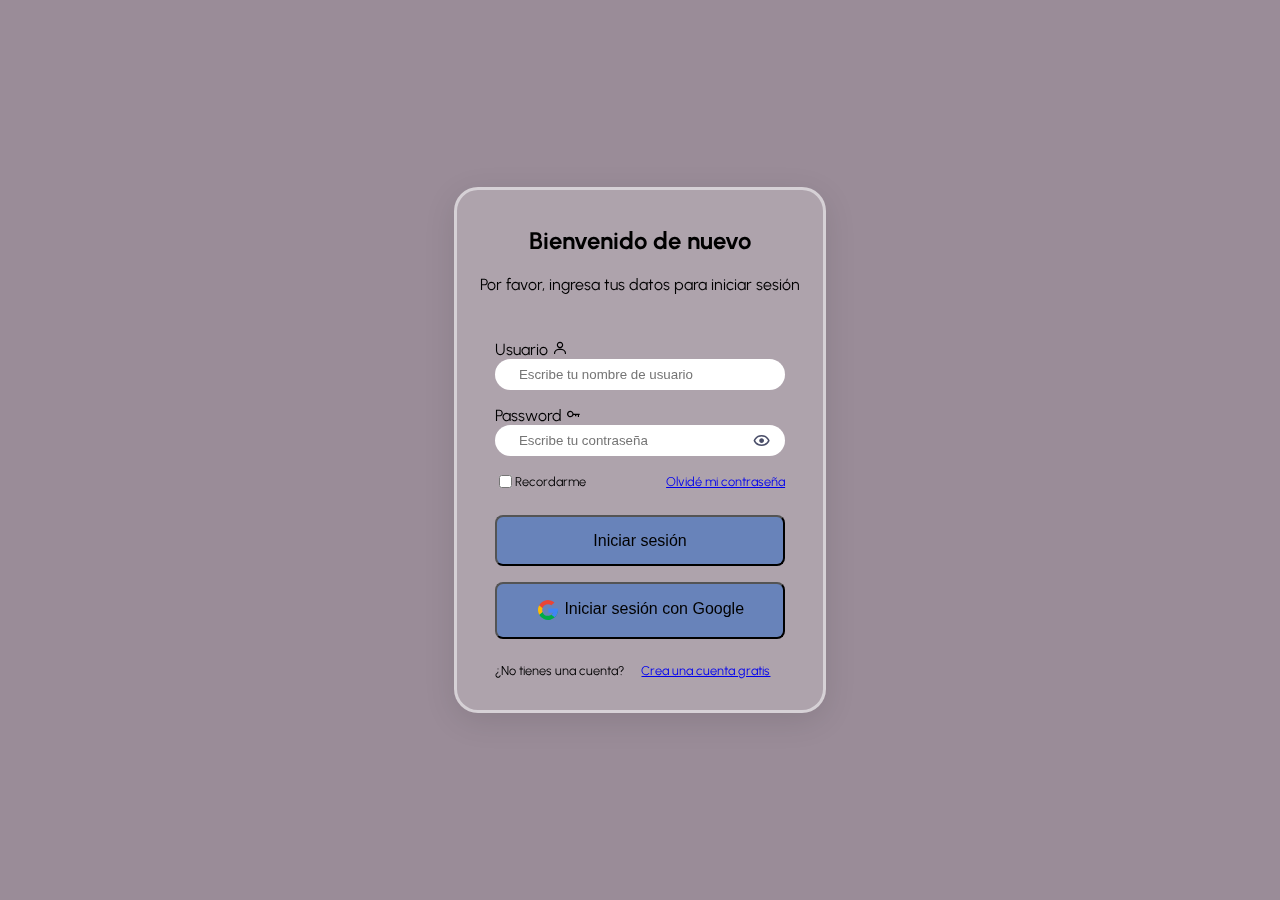
<file: pages/login.html>
<!DOCTYPE html>
<html lang="es">

<head>
  <meta charset="UTF-8">
  <meta name="viewport" content="width=device-width, initial-scale=1.0">
  <title>Log In - Neura-ku</title>
  <link rel="stylesheet" href="../css/base.css">
  <link rel="stylesheet" href="../css/login.css">
  <link href='https://unpkg.com/boxicons@2.1.4/css/boxicons.min.css' rel='stylesheet'>
</head>

<body>
  <main class="main">
    <form class="form">
      <div class="form__header">
        <h2 class="form__title">Bienvenido de nuevo</h2>
        <p class="form__description">Por favor, ingresa tus datos para iniciar sesión</p>
      </div>

      <div class="form__body">

        <div class="form__field">
          <label class="form__label" for="email">Usuario</label>
          <i class='bx bx-user'></i>
          <input class="form__input" type="text" id="username" name="username"
            placeholder="Escribe tu nombre de usuario" pattern="^[a-zA-Z0-9]+$" required>
        </div>

        <div class="form__field">
          <label class="form__label" for="password">Password</label>
          <i class='bx bx-key'></i>
          <input class="form__input form__input--password" type="password" id="password" name="password"
            placeholder="Escribe tu contraseña" required>
          <i class='form__eye form__eye--show bx bx-show'></i>
        </div>

        <div class="form__check">
          <div class="form__group">
            <input class="form__checkbox" type="checkbox" id="remember" name="remember">
            <label class="form__label form__label--checkbox" for="remember">Recordarme</label>
          </div>

          <a href="#">Olvidé mi contraseña</a>
        </div>

        <div class="submit">
          <div class="submit__container">
            <button class="submit__button" type="submit">Iniciar sesión</button>
            <button class="submit__button" type="submit">
              <img src="./../assets/images/google.svg" class="submit__icons" alt="Google icon" aria-label="Google icon">
              Iniciar sesión con Google
            </button>
          </div>
        </div>

        <section class="form__account">
          <span>¿No tienes una cuenta?</span>
          <a href="#">Crea una cuenta gratis</a>
        </section>
      </div>
    </form>
  </main>

  <script defer src="./../js/login.js"></script>
</body>

</html>
</file>
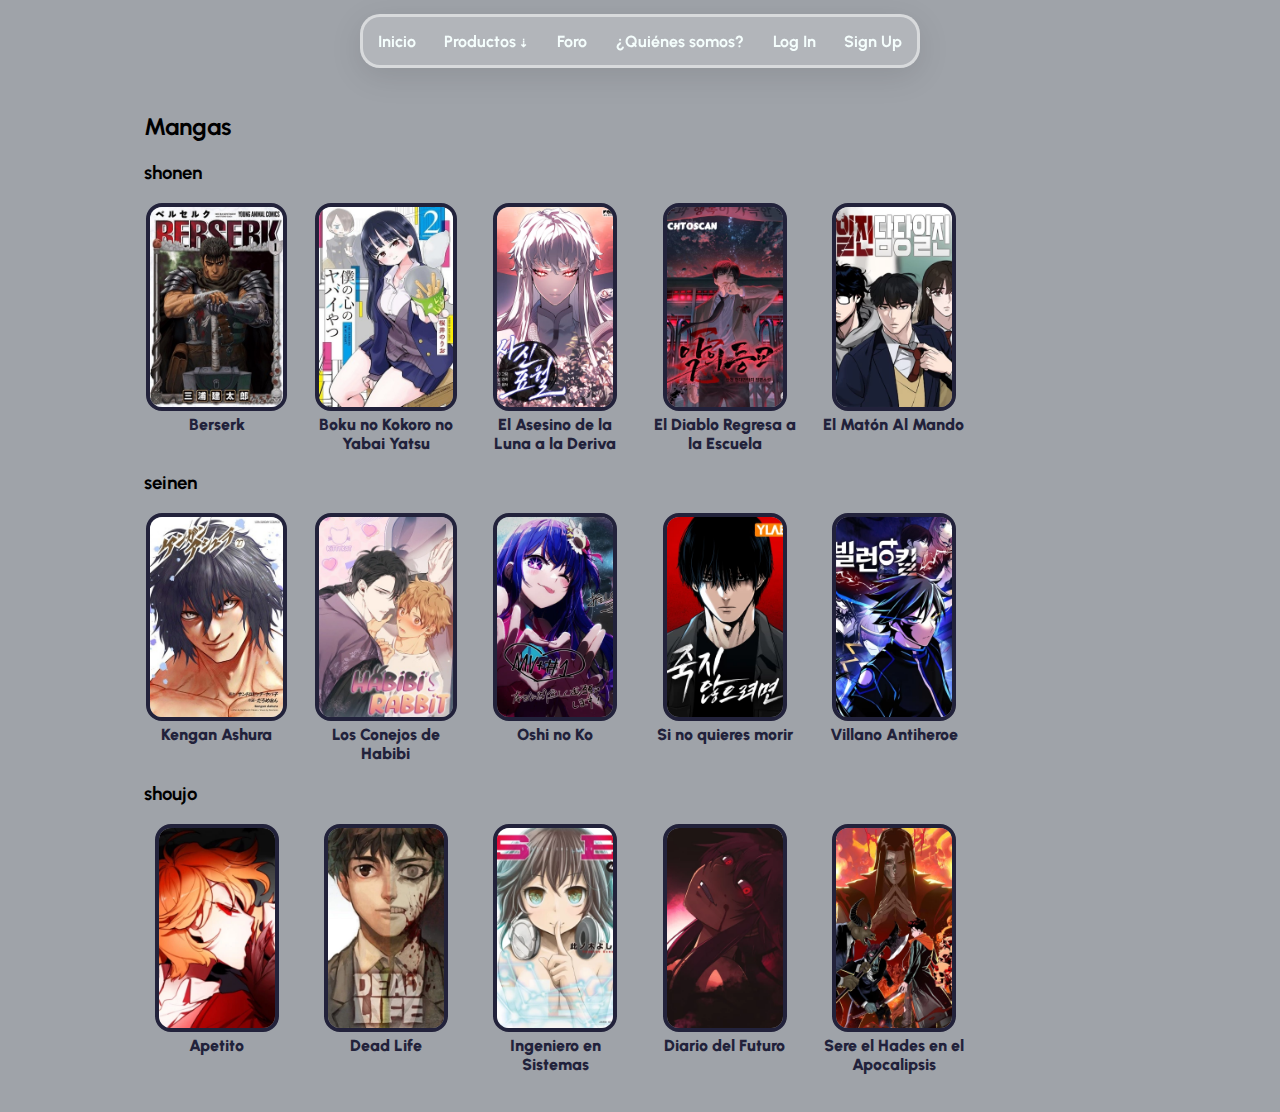
<file: pages/products.html>
<!DOCTYPE html>
<html lang="es">

<head>
  <meta charset="UTF-8">
  <meta name="viewport" content="width=device-width, initial-scale=1.0">
  <title>Products</title>
  <link rel="stylesheet" href="./../css/products.css">
  <link href='https://unpkg.com/boxicons@2.1.4/css/boxicons.min.css' rel='stylesheet'>
</head>

<body>
  <main class="main">
    <nav class="nav">
      <div class="nav__toggle">
        <!-- Icono de menú -->
        <i class="bx bx-menu nav__open"></i>
      </div>

      <ul class="nav__list">
        <li class="nav__item">
          <a href="./index.html" class="nav__link">Inicio</a>
        </li>

        <li class="nav__item nav__item--has-dropdown">
          <a href="./products.html" class="nav__link nav__link--drop">Productos</a>

          <ul class="nav__dropdown">
            <li class="nav__dropdown-item">
              <a href="#" class="nav__dropdown-link">Mangas</a>
            </li>

            <li class="nav__dropdown-item">
              <a href="#" class="nav__dropdown-link">Novelas ligeras</a>
            </li>

            <li class="nav__dropdown-item">
              <a href="#" class="nav__dropdown-link">Estrenos</a>
            </li>

            <li class="nav__dropdown-item">
              <a href="#" class="nav__dropdown-link">Popularidad</a>
            </li>

          </ul>

        </li>

        <li class="nav__item">
          <a href="./forum.html" class="nav__link">Foro</a>
        </li>

        <li class="nav__item">
          <a href="./contact.html" class="nav__link">¿Quiénes somos?</a>
        </li>

        <li class="nav__item nav__item--login">
          <a href="./login.html" class="nav__link">Log In</a>
        </li>

        <li class="nav__item">
          <a href="./signup.html" class="nav__link">Sign Up</a>
        </li>
      </ul>
    </nav>

    <section class="manga">

      <h2 class="manga__title">Mangas</h2>

      <h3 class="manga__subtitle">shonen</h3>
      <div class="manga__shonen">
        <div class="manga__item">
          <img src="./../assets/images/mangas/berserk.jpg" alt="berserk" class="manga__image">
          <a href="https://mangalector.com/manga/berserkapetito/" class="manga__link" target="_blank">
            <span class="manga__name">Berserk</span>
          </a>
        </div>

        <div class="manga__item">
          <img src="./../assets/images/mangas/boku-no-kokoro-no-yabai-yatsu.jpg" alt="boku-no-kokoro-no-yabai-yatsu"
            class="manga__image">
          <a href="https://mangalector.com/manga/boku-no-kokoro-no-yabai-yatsu/" class="manga__link" target="_blank">
            <span class="manga__name">Boku no Kokoro no Yabai Yatsu</span>
          </a>
        </div>

        <div class="manga__item">
          <img src="./../assets/images/mangas/el-asesino-de-la-luna-a-la-deriva.webp"
            alt="el-asesino-de-la-luna-a-la-deriva" class="manga__image">
          <a href="https://mangalector.com/manga/el-asesino-de-la-luna-a-la-deriva/" class="manga__link"
            target="_blank">
            <span class="manga__name">El Asesino de la Luna a la Deriva</span>
          </a>
        </div>

        <div class="manga__item">
          <img src="./../assets/images/mangas/el-diablo-regresa-a-la-escuela.webp" alt="el-diablo-regresa-a-la-escuela"
            class="manga__image">
          <a href="https://mangalector.com/manga/el-diablo-regresa-a-la-escuela/" class="manga__link" target="_blank">
            <span class="manga__name">El Diablo Regresa a la Escuela</span>
          </a>
        </div>

        <div class="manga__item">
          <img src="./../assets/images/mangas/el-maton-al-mando.webp" alt="el-maton-al-mando" class="manga__image">
          <a href="https://mangalector.com/manga/el-maton-al-mando/" class="manga__link" target="_blank">
            <span class="manga__name">El Matón Al Mando</span>
          </a>
        </div>
      </div>

      <h3 class="manga__subtitle">seinen</h3>

      <div class="manga__seinen">
        <div class="manga__item">
          <img src="./../assets/images/mangas/kengan-ashura.jpg" alt="kengan-ashura" class="manga__image">
          <a href="https://mangalector.com/manga/kengan-ashura/" class="manga__link" target="_blank">
            <span class="manga__name">Kengan Ashura</span>
          </a>
        </div>

        <div class="manga__item">
          <img src="./../assets/images/mangas/los-conejos-de-habibi.jpg" alt="los-conejos-de-habibi"
            class="manga__image">
          <a href="https://mangalector.com/manga/los-conejos-de-habibi/" class="manga__link" target="_blank">
            <span class="manga__name">Los Conejos de Habibi</span>
          </a>
        </div>

        <div class="manga__item">
          <img src="./../assets/images/mangas/oshi-no-ko.webp" alt="oshi-no-ko" class="manga__image">
          <a href="https://mangalector.com/manga/oshi-no-ko/" class="manga__link" target="_blank">
            <span class="manga__name">Oshi no Ko</span>
          </a>
        </div>

        <div class="manga__item">
          <img src="./../assets/images/mangas/si-no-quieres-morir.webp" alt="si-no-quieres-morir" class="manga__image">
          <a href="https://mangalector.com/manga/si-no-quieres-morir/" class="manga__link" target="_blank">
            <span class="manga__name">Si no quieres morir</span>
          </a>
        </div>

        <div class="manga__item">
          <img src="./../assets/images/mangas/villano-antiheroe.webp" alt="villano-antiheroe" class="manga__image">
          <a href="https://mangalector.com/manga/villano-antiheroe/" class="manga__link" target="_blank">
            <span class="manga__name">Villano Antiheroe</span>
          </a>
        </div>
      </div>

      <h3 class="manga__subtitle">shoujo</h3>

      <div class="manga__shoujo">
        <div class="manga__item">
          <img src="./../assets/images/mangas/apetito.webp" alt="apetito" class="manga__image">
          <a href="https://mangalector.com/manga/apetito/" class="manga__link" target="_blank">
            <span class="manga__name">Apetito</span>
          </a>
        </div>

        <div class="manga__item">
          <img src="./../assets/images/mangas/dead-life.webp" alt="dead-life" class="manga__image">
          <a href="https://mangalector.com/manga/dead-life/" class="manga__link" target="_blank">
            <span class="manga__name">Dead Life</span>
          </a>
        </div>

        <div class="manga__item">
          <img src="./../assets/images/mangas/ingeniero-en-sistemas.webp" alt="ingeniero-en-sistemas"
            class="manga__image">
          <a href="https://mangalector.com/manga/ingeniero-en-sistemas/" class="manga__link" target="_blank">
            <span class="manga__name">Ingeniero en Sistemas</span>
          </a>
        </div>

        <div class="manga__item">
          <img src="./../assets/images/mangas/diario-del-futuro.webp" alt="diario-del-futuro" class="manga__image">
          <a href="https://mangalector.com/manga/diario-del-futuro/" class="manga__link" target="_blank">
            <span class="manga__name">Diario del Futuro</span>
          </a>
        </div>

        <div class="manga__item">
          <img src="./../assets/images/mangas/sere-el-hades-en-el-apocalipsis.webp"
            alt="sere el hades en el apocalipsis" class="manga__image">
          <a href="https://mangalector.com/manga/sere-el-hades-en-el-apocalipsis/" class="manga__link" target="_blank">
            <span class="manga__name">Sere el Hades en el Apocalipsis</span>
          </a>
        </div>
      </div>
    </section>
  </main>
  <script defer src="./../js/products.js"></script>

</body>

</html>
</file>
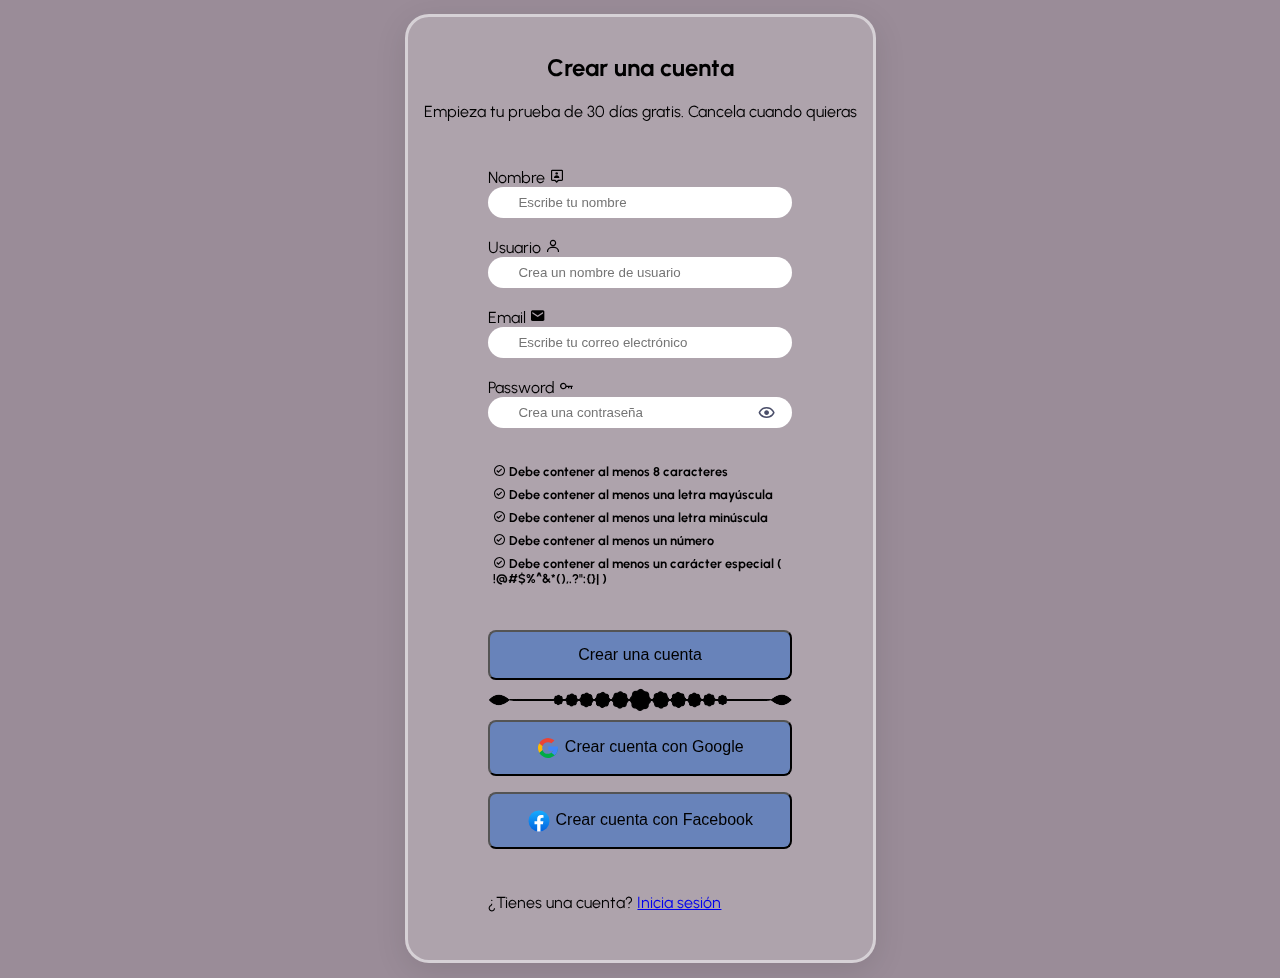
<file: pages/signup.html>
<!DOCTYPE html>
<html lang="es">

<head>
  <meta charset="UTF-8">
  <meta name="viewport" content="width=device-width, initial-scale=1.0">
  <title>Sign up - Neura-ku</title>
  <link rel="stylesheet" href="../css/base.css">
  <link rel="stylesheet" href="../css/signup.css">
  <link href='https://unpkg.com/boxicons@2.1.4/css/boxicons.min.css' rel='stylesheet'>
</head>

<body>
  <main class="main">
    <form class="form">
      <div class="form__header">
        <h2 class="form__title">Crear una cuenta</h2>
        <p class="form__description">Empieza tu prueba de 30 días gratis. Cancela cuando quieras</p>
      </div>

      <div class="form__body">
        <div class="form__field">
          <label class="form__label" for="name">Nombre</label>
          <i class='bx bx-user-pin'></i>
          <input class="form__input" type="text" id="name" name="name" placeholder="Escribe tu nombre" required>
        </div>

        <div class="form__field">
          <label class="form__label" for="username">Usuario</label>
          <i class='bx bx-user'></i>
          <input class="form__input" type="text" id="username" name="username" placeholder="Crea un nombre de usuario"
            pattern="^[a-zA-Z0-9]+$" required>
        </div>

        <div class="form__field">
          <label class="form__label" for="email">Email</label>
          <i class='bx bxs-envelope'></i>
          <input class="form__input" type="email" id="email" name="email" placeholder="Escribe tu correo electrónico"
            required>
        </div>

        <div class="form__field">
          <label class="form__label" for="password">Password</label>
          <i class='bx bx-key'></i>
          <input class="form__input form__input--password" type="password" id="password" name="password"
            placeholder="Crea una contraseña" required>
          <i class='form__eye form__eye--show bx bx-show'></i>
        </div>

        <div class="form__requirements">
          <span class="form__requirement" id="length">
            <i class='form__check bx bx-check-circle'></i>
            Debe contener al menos 8 caracteres
          </span>
          <span class="form__requirement" id="uppercase">
            <i class='form__check bx bx-check-circle'></i>
            Debe contener al menos una letra mayúscula
          </span>
          <span class="form__requirement" id="lowercase">
            <i class='form__check bx bx-check-circle'></i>
            Debe contener al menos una letra minúscula
          </span>
          <span class="form__requirement" id="number">
            <i class='form__check bx bx-check-circle'></i>
            Debe contener al menos un número
          </span>
          <span class="form__requirement" id="special">
            <i class='form__check bx bx-check-circle'></i>
            Debe contener al menos un carácter especial ( !@#$%^&*(),.?":{}| )
          </span>
        </div>


        <div class="submit">
          <div class="submit__container">
            <button class="submit__button" type="submit">Crear una cuenta</button>
            <img src="./../assets/images/line.png" alt="divider line" class="submit__line">
            <button class="submit__button" type="submit">
              <img src="./../assets/images/google.svg" class="submit__icons" alt="Google icon" aria-label="Google icon">
              Crear cuenta con Google
            </button>
            <button class="submit__button" type="submit">
              <img src="./../assets/images/facebook.svg" class="submit__icons" alt="Facebook icon"
                aria-label="Facebook icon">
              Crear cuenta con Facebook
            </button>
          </div>
        </div>

        <div class="submit__message hidden" id="confirmationMessage">
          <span>¡Gracias por enviar el formulario!</span>
        </div>


        <p>¿Tienes una cuenta? <a href="#">Inicia sesión</a></p>
      </div>
    </form>
  </main>

  <script defer src="./../js/form.js"></script>
</body>

</html>
</file>
<file: css/login.css>
@import url("./base.css");
@import url('https://fonts.googleapis.com/css2?family=Urbanist:ital,wght@0,100..900;1,100..900&display=swap');

.main {
  min-height: 100dvh;
  padding: var(--small-font-size);
  display: flex;
  align-items: center;
  justify-content: center;
  background-color: var(--form-color);
  font-family: var(--form-font);
  font-optical-sizing: auto;
  font-style: normal;
}

/* *** FORM *** */
.form {
  display: flex;
  justify-content: center;
  flex-direction: column;
  gap: var(--small-font-size);
  padding: var(--normal-font-size);
  text-align: center;
  border: 0.2rem solid rgba(255, 255, 255, 0.5);
  background-color: rgba(255, 255, 255, 0.2);
  backdrop-filter: blur(10px);
  border-radius: var(--biggest-font-size);
  box-shadow: 0 var(--smaller-font-size) 2rem rgba(0, 0, 0, 0.1);
}

.form__field {
  position: relative;
  /* Permite la posición absoluta de los íconos */
}

.form__input {
  padding: var(--smaller-font-size) var(--input-padding);
  border-radius: var(--normal-font-size);
  width: 100%;
  border: none;
  padding-left: 1.5rem;
}

.form__input:focus {
  outline: 2px solid #525647;
}

.form__email {
  padding: var(--smaller-font-size);
  border-radius: var(--small-font-size);
}

.form__input--password {
  padding-right: 2.6rem;
}

.form__eye {
  position: absolute;
  top: 70%;
  right: 5%;
  transform: translateY(-50%);
  color: var(--ultra-violet);
  cursor: pointer;
  font-size: 1.2rem;
}

/* ***FORM BODY */
.form__body {
  display: flex;
  flex-direction: column;
  gap: 1rem 0.5rem;
  max-width: 87%;
  margin: 1rem auto;
  text-align: left;
}

/* *** FORM SUBMIT */
.submit {
  display: flex;
  flex-direction: column;
}

.submit__container {
  display: flex;
  flex-direction: column;
  align-items: center;
}

.submit__button {
  width: 100%;
  font-size: 1rem;
  background-color: var(--submit-color);
  margin: var(--smaller-font-size);
  padding: var(--small-font-size) var(--normal-font-size);
  border-radius: var(--smaller-font-size);
  transition: background-color 0.1s ease-in-out, color 0.1s ease-in-out
}

.submit__button:hover {
  cursor: pointer;
  color: var(--isabelline);
  background-color: rgb(61, 62, 165);
}

/* *** ICONS SIZE */
.submit__icons {
  width: 100%;
  height: auto;
  block-size: auto;
  max-inline-size: 100%;
  object-fit: cover;
  /* sizes */
  max-width: 1.5rem;
  max-height: 1.5rem;

  display: inline-block;
  /* Asegura que el ícono se comporte como un bloque en línea */
  vertical-align: middle;
  /* Alinea verticalmente con el texto */
}

/* *** LOGIN *** */
.form__check,
.form__group {
  display: flex;
  justify-content: space-between;
  align-items: center;
  font-size: 0.8rem;
  flex-wrap: wrap;
}

.form__account {
  font-size: 0.8rem;
  display: flex;
  gap: 1.1rem;
}

/* *** Email error message *** */
.error-message {
  color: #F44336;
  font-size: var(--small-font-size);
  font-weight: var(--font-semibold);
}
</file>
<file: css/products.css>
@import url("./base.css");
@import url('https://fonts.googleapis.com/css2?family=Urbanist:ital,wght@0,100..900;1,100..900&display=swap');

.main {
  min-height: 100dvh;
  padding: var(--small-font-size);
  background-color: var(--products-color);
  font-family: var(--form-font);
  font-optical-sizing: auto;
  font-style: normal;
}

.manga {
  margin: 0 auto;
  max-width: 65rem;
  padding: 1.5rem;
}

/* Logo */
.logo {
  max-width: 5rem;
  max-height: 5rem;
}

/* NAV */

.nav__toggle {
  display: none;
}

.nav__list {
  width: fit-content;
  margin: 0 auto;
  padding: 0;
  display: flex;
  align-items: center;
  justify-content: center;
  /* gap: 1.5rem;
  padding: 1rem 1.5rem; */
  list-style-type: none;
  border: 0.2rem solid rgba(255, 255, 255, 0.5);
  background-color: rgba(255, 255, 255, 0.2);
  backdrop-filter: blur(1rem);
  border-radius: var(--big-font-size);
  box-shadow: 0 var(--smaller-font-size) 2rem rgba(0, 0, 0, 0.1);
}

.nav__item {
  position: relative;
}

.nav__link {
  display: block;
  color: var(--white-color);
  text-decoration: none;
  padding: var(--small-font-size);
  font-weight: var(--font-semibold);
}

.nav__item--has-dropdown > .nav__link::after {
  content: ' ⇣';
  font-size: var(--input-padding);
}

.nav__item--has-dropdown:hover > .nav__link::after {
  content: ' ⇡';
  font-size: var(--input-padding);
}

.nav__dropdown {
  display: none;
  position: absolute;
  box-shadow: 0 var(--smaller-font-size) var(--normal-font-size) rgba(0, 0, 0, 0.2);
  z-index: 1;
  left: var(--smaller-font-size);
  padding: var(--smaller-font-size);
  border-radius: var(--normal-font-size);
}

.nav__item--has-dropdown:hover .nav__dropdown {
  display: block;
}

.nav__dropdown-item {
  display: block;
}

.nav__dropdown-link {
  display: block;
  color: var(--white-color);
  padding: var(--input-padding) var(--normal-font-size);
  text-decoration: none;
  font-weight: var(--font-medium);
}

.nav__link:hover,
.nav__dropdown-link:hover {
  background-color: var(--nav-color);
  border-radius: var(--normal-font-size);
}

.nav__open,
.nav__close {
  cursor: pointer;
}

/* Manga */
.manga__shonen,
.manga__seinen,
.manga__shoujo {
  display: grid;
  grid-template-columns: repeat(auto-fill, minmax(8rem, 1fr));
  gap: 1.5rem;
  grid-auto-rows: auto;
  grid-auto-flow: dense;
}

.manga__link {
  text-decoration: none;
  display: inline-block;
  color: var(--nav-color);
}

.manga__name {
  font-weight: var(--font-bold);
}

.manga__name:hover {
  color: var(--ultra-violet);
}

.manga__item {
  text-align: center;
  max-width: 10rem;
}

.manga__image {
  max-width: 100%;
  max-height: 13rem;
  border: 0.3rem solid #22223bff;
  border-radius: var(--normal-font-size);
  transition: transform 0.3s ease-in-out;
}

.manga__image:hover {
  opacity: 0.8;
  transform: scale(1.05);
}

/* Breakpoints  */

@media (width < 37.5rem) {
  .nav__list {
    display: none;
  }

  .nav__toggle {
    display: block;
    /* Muestra el botón de menú */
    position: absolute;
    top: var(--grand-font-size);
    right: var(--grand-font-size);
    z-index: 1;
    font-size: var(--biggest-font-size);
  }

  .nav__list--active {
    display: flex;
    flex-direction: column;
    justify-content: space-evenly;
    align-items: center;
    min-width: 100%;
    min-height: 94dvh;
    background-color: var(--primary-color);
  }

  .nav__item,
  .nav__dropdown {
    width: 100%;
    text-align: center;
  }

  .nav__dropdown {
    position: relative;
    transition: all 0.3s ease-in-out;
  }
}
</file>
<file: css/signup.css>
@import url("./base.css");
@import url('https://fonts.googleapis.com/css2?family=Urbanist:ital,wght@0,100..900;1,100..900&display=swap');

.main {
  min-height: 100dvh;
  padding: var(--small-font-size);
  display: flex;
  align-items: center;
  justify-content: center;
  background-color: var(--form-color);
  font-family: var(--form-font);
  font-optical-sizing: auto;
  font-style: normal;
}

/* *** FORM *** */
.form {
  display: flex;
  justify-content: center;
  flex-direction: column;
  gap: var(--small-font-size);
  padding: var(--normal-font-size);
  text-align: center;
  border: 0.2rem solid rgba(255, 255, 255, 0.5);
  background-color: rgba(255, 255, 255, 0.2);
  backdrop-filter: blur(10px);
  border-radius: var(--biggest-font-size);
  box-shadow: 0 var(--smaller-font-size) 2rem rgba(0, 0, 0, 0.1);
}

.form__field {
  position: relative;
  /* Permite la posición absoluta de los íconos */
}

.form__input {
  padding: var(--smaller-font-size) var(--input-padding);
  border-radius: var(--normal-font-size);
  width: 100%;
  border: none;
  padding-left: 30px;
}

.form__input:focus {
  outline: 2px solid #525647;
}

.form__email {
  padding: var(--smaller-font-size);
  border-radius: var(--small-font-size);
}

.form__input--password {
  padding-right: 2.6rem;
}

.form__eye {
  position: absolute;
  top: 70%;
  right: 5%;
  transform: translateY(-50%);
  color: var(--ultra-violet);
  cursor: pointer;
  font-size: 1.2rem;
}

/* ***FORM BODY */
.form__body {
  display: flex;
  flex-direction: column;
  gap: 20px 10px;
  max-width: 70%;
  margin: 1rem auto;
  text-align: left;
}

/* *** PASSWORD REQUIREMENTS */
.form__requirements {
  display: flex;
  flex-direction: column;
  gap: 0.5rem;
  max-width: 97%;
  margin: 1rem auto;
  font-size: 0.8rem;
  font-weight: bold;
}

.form__check {
  display: flex;
  align-items: center;
  justify-content: center;
}

/* *** FORM SUBMIT */
.submit {
  display: flex;
  flex-direction: column;
}

.submit__container {
  display: flex;
  flex-direction: column;
  align-items: center;
}

.submit__button {
  width: 100%;
  font-size: 1rem;
  background-color: var(--submit-color);
  margin: var(--smaller-font-size);
  padding: var(--small-font-size) var(--normal-font-size);
  border-radius: var(--smaller-font-size);
  transition: background-color 0.1s ease-in-out, color 0.1s ease-in-out
}

.submit__button:hover {
  cursor: pointer;
  color: var(--isabelline);
  background-color: rgb(61, 62, 165);
}

.submit__line {
  width: 100%;
  height: auto;
  block-size: auto;
  max-inline-size: 100%;
  object-fit: cover;
  /* sizes */
  max-height: 1.5rem;
}

/* *** ICONS SIZE */
.submit__icons {
  width: 100%;
  height: auto;
  block-size: auto;
  max-inline-size: 100%;
  object-fit: cover;
  /* sizes */
  max-width: 1.5rem;
  max-height: 1.5rem;

  display: inline-block;
  /* Asegura que el ícono se comporte como un bloque en línea */
  vertical-align: middle;
  /* Alinea verticalmente con el texto */
}

/* *** Email error message *** */
.error-message {
  color: #F44336;
  font-size: var(--small-font-size);
  font-weight: var(--font-semibold);
}

.submit__message {
  background-color: #f0f0f0;
  padding: 10px;
  border: 1px solid #ccc;
  margin-top: 10px;
  display: none;
}

.hidden {
  display: none;
}
</file>
<file: css/base.css>
/* *** *** BASE *** *** */
/* *** RESET CSS */
*,
*:before,
*:after {
  min-width: 0;
  box-sizing: border-box;
}

body {
  margin: 0;
  padding: 0;
  min-height: 100dvh;
  scroll-behavior: smooth;
}

h1,
h2,
h3,
h4 {
  text-wrap: balance;
}

p {
  text-wrap: pretty;
}

/* *** VARIABLES CSS */
:root {
  /* Colors */
  --space-cadet: #22223bff;
  --ultra-violet: #4a4e69ff;
  --pale-color: #c9ada7ff;
  --isabelline: #F2F5EA;
  --almond-color: #f1dac4ff;
  --body-color: hsl(215, 32%, 27%);
  --products-color: #9fa3a9;
  --primary-color: #7A7BA7;
  --white-color: #f5fefd;
  --form-color: #9a8c98ff;
  --nav-color: #22223bff;
  --button-color: #3C4FCE;
  --submit-color: #6883ba;
  --error-color: #DD1417;
  --border-color: #4A90E2;

  /* Font Size */
  --body-font: 'Ubuntu', Arial, sans-serif;
  --form-font: "Urbanist", Arial;
  --grand-font-size: 2rem;
  --biggest-font-size: 1.5rem;
  --big-font-size: 1.25rem;
  --normal-font-size: 1rem;
  --small-font-size: 0.9rem;
  --smaller-font-size: 0.5rem;
  --letter-spacing: 0.024rem;
  --input-padding: 0.7rem;

  /* Font Weight */
  --font-small: 300;
  --font-normal: 400;
  --font-standard: 500;
  --font-medium: 600;
  --font-semibold: 700;
  --font-bold: 900;
}
</file>
